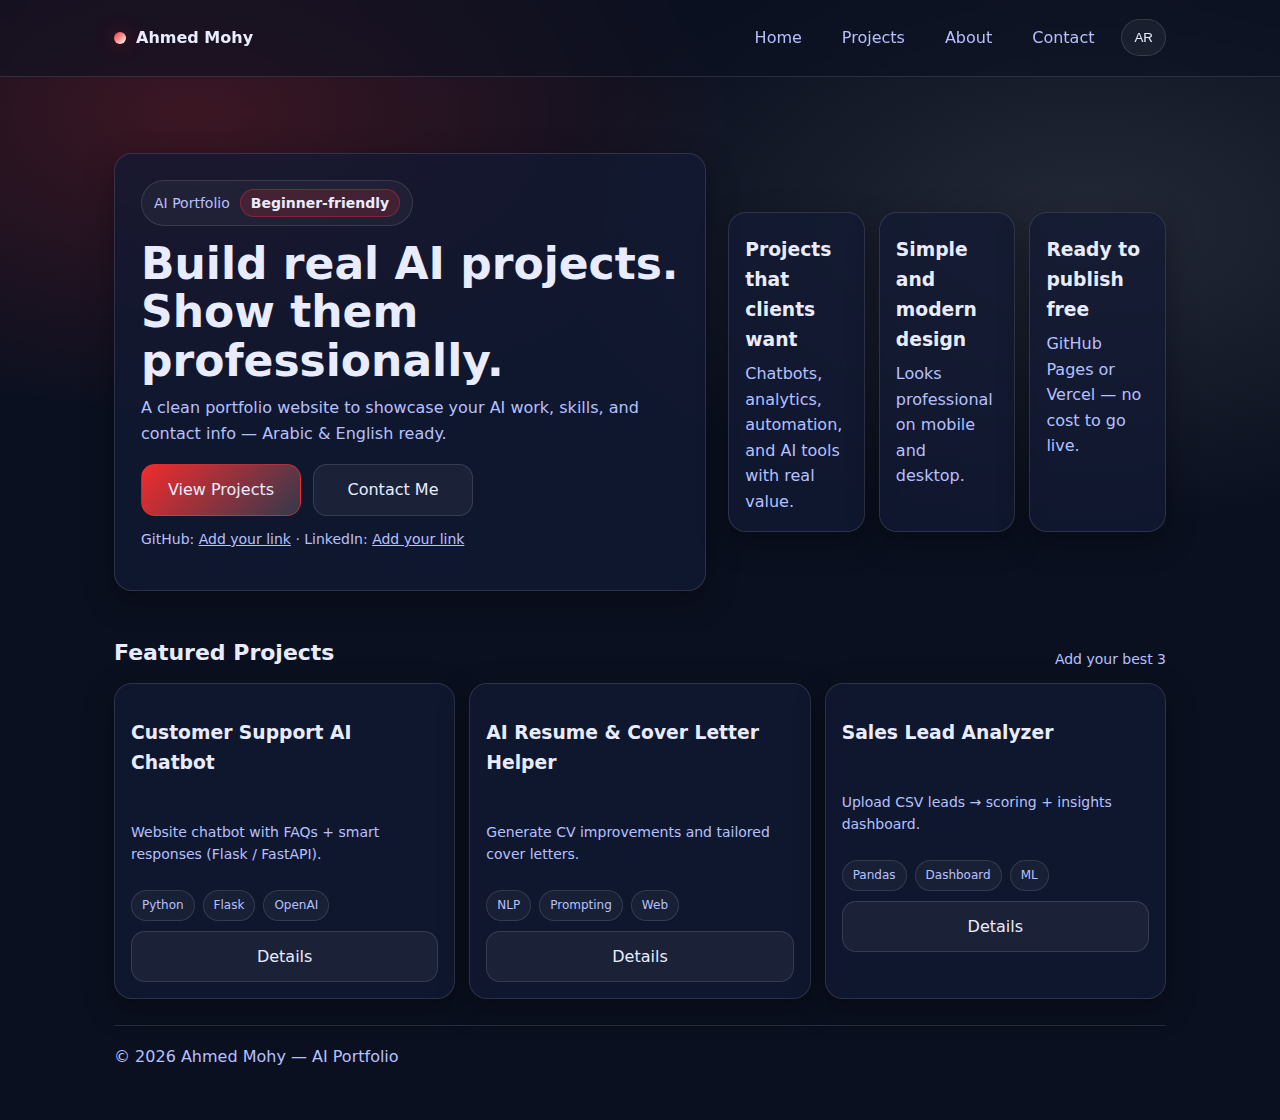
<file: index.html>
<!doctype html>
<html lang="en">
<head>
  <meta charset="utf-8" />
  <meta name="viewport" content="width=device-width,initial-scale=1" />
  <title>AI Portfolio | Ahmed Mohy</title>
  <link rel="stylesheet" href="style.css" />
</head>
<body>
  <header class="nav">
    <div class="nav-inner">
      <a class="brand" href="index.html"><span class="dot"></span> Ahmed Mohy</a>
      <nav class="menu">
        <a href="index.html" data-i18n="navHome">Home</a>
        <a href="projects.html" data-i18n="navProjects">Projects</a>
        <a href="about.html" data-i18n="navAbout">About</a>
        <a href="contact.html" data-i18n="navContact">Contact</a>
        <button class="lang-btn" id="langBtn" aria-label="Toggle Language">AR</button>
      </nav>
    </div>
  </header>

  <main class="container">
    <section class="hero">
      <div class="card hero-card">
        <div class="kicker">
          <span data-i18n="heroKicker">AI Portfolio</span>
          <span class="pill" data-i18n="heroPill">Beginner-friendly</span>
        </div>
        <h1 data-i18n="heroTitle">Build real AI projects. Show them professionally.</h1>
        <p class="subtitle" data-i18n="heroSub">
          A clean portfolio website to showcase your AI work, skills, and contact info — Arabic & English ready.
        </p>

        <div class="cta">
          <a class="btn primary" href="projects.html" data-i18n="ctaProjects">View Projects</a>
          <a class="btn" href="contact.html" data-i18n="ctaContact">Contact Me</a>
        </div>

        <p class="small" style="margin-top:12px">
          GitHub: <a href="#" style="text-decoration:underline">Add your link</a> · LinkedIn: <a href="#" style="text-decoration:underline">Add your link</a>
        </p>
      </div>

      <div class="grid">
        <div class="card feature">
          <h3 data-i18n="f1">Projects that clients want</h3>
          <p data-i18n="f1p">Chatbots, analytics, automation, and AI tools with real value.</p>
        </div>
        <div class="card feature">
          <h3 data-i18n="f2">Simple and modern design</h3>
          <p data-i18n="f2p">Looks professional on mobile and desktop.</p>
        </div>
        <div class="card feature">
          <h3 data-i18n="f3">Ready to publish free</h3>
          <p data-i18n="f3p">GitHub Pages or Vercel — no cost to go live.</p>
        </div>
      </div>
    </section>

    <div class="section-title">
      <h2 data-i18n="latest">Featured Projects</h2>
      <span data-i18n="latestHint">Add your best 3</span>
    </div>

    <section class="grid">
      <article class="card project">
        <h3 data-i18n="p1">Customer Support AI Chatbot</h3>
        <p class="small" data-i18n="p1d">Website chatbot with FAQs + smart responses (Flask / FastAPI).</p>
        <div class="badges">
          <span class="badge">Python</span><span class="badge">Flask</span><span class="badge">OpenAI</span>
        </div>
        <a class="btn" href="projects.html">Details</a>
      </article>

      <article class="card project">
        <h3 data-i18n="p2">AI Resume & Cover Letter Helper</h3>
        <p class="small" data-i18n="p2d">Generate CV improvements and tailored cover letters.</p>
        <div class="badges">
          <span class="badge">NLP</span><span class="badge">Prompting</span><span class="badge">Web</span>
        </div>
        <a class="btn" href="projects.html">Details</a>
      </article>

      <article class="card project">
        <h3 data-i18n="p3">Sales Lead Analyzer</h3>
        <p class="small" data-i18n="p3d">Upload CSV leads → scoring + insights dashboard.</p>
        <div class="badges">
          <span class="badge">Pandas</span><span class="badge">Dashboard</span><span class="badge">ML</span>
        </div>
        <a class="btn" href="projects.html">Details</a>
      </article>
    </section>

    <footer class="footer">
      <span data-i18n="footer">© 2026 Ahmed Mohy — AI Portfolio</span>
    </footer>
  </main>

  <script src="app.js"></script>
</body>
</html>
</file>
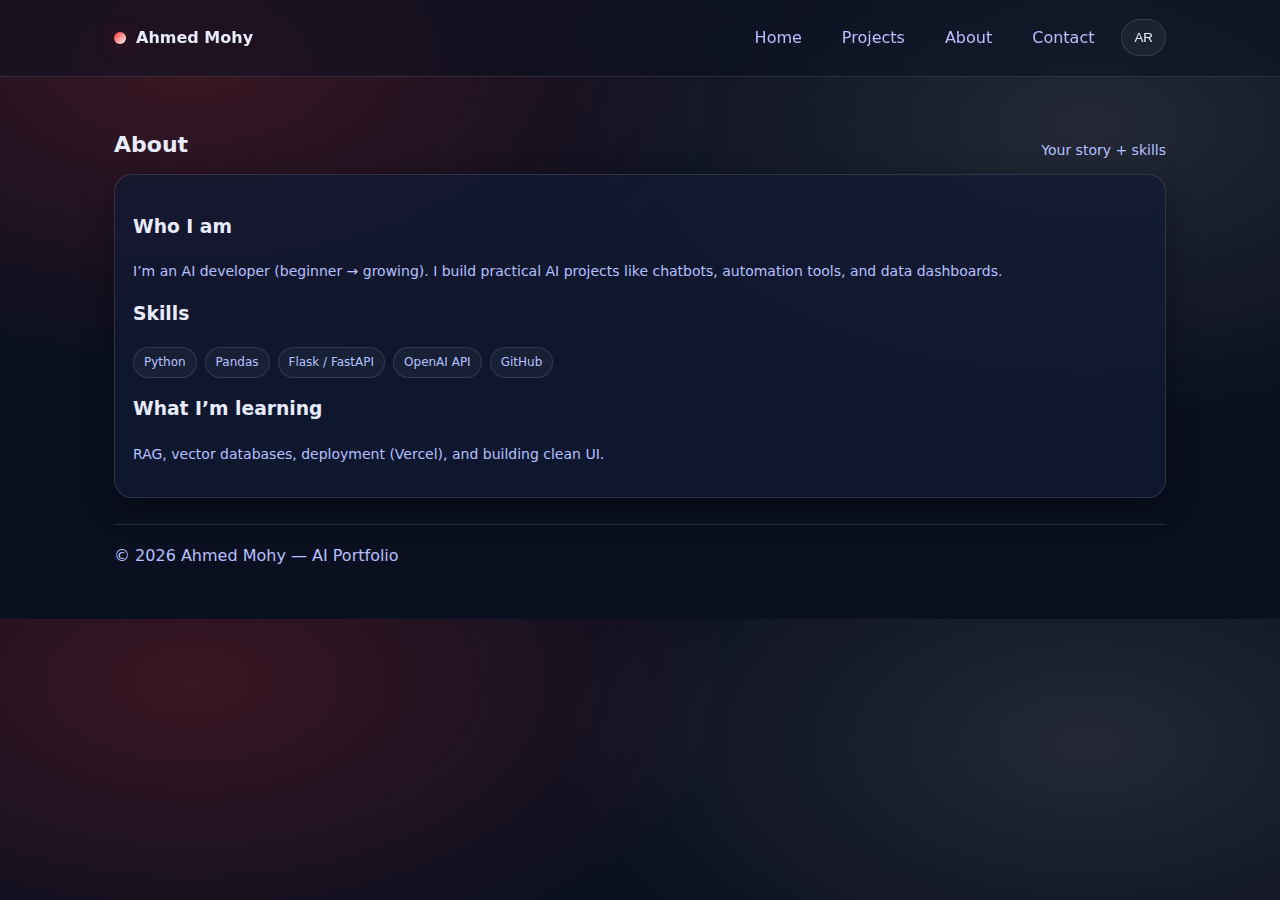
<file: about.html>
<!doctype html>
<html lang="en">
<head>
  <meta charset="utf-8" />
  <meta name="viewport" content="width=device-width,initial-scale=1" />
  <title>About | AI Portfolio</title>
  <link rel="stylesheet" href="style.css" />
</head>
<body>
  <header class="nav">
    <div class="nav-inner">
      <a class="brand" href="index.html"><span class="dot"></span> Ahmed Mohy</a>
      <nav class="menu">
        <a href="index.html" data-i18n="navHome">Home</a>
        <a href="projects.html" data-i18n="navProjects">Projects</a>
        <a href="about.html" data-i18n="navAbout">About</a>
        <a href="contact.html" data-i18n="navContact">Contact</a>
        <button class="lang-btn" id="langBtn">AR</button>
      </nav>
    </div>
  </header>

  <main class="container">
    <div class="section-title">
      <h2 data-i18n="navAbout">About</h2>
      <span class="small">Your story + skills</span>
    </div>

    <section class="card" style="padding:18px">
      <h3>Who I am</h3>
      <p class="small">
        I’m an AI developer (beginner → growing). I build practical AI projects like chatbots, automation tools, and data dashboards.
      </p>

      <h3 style="margin-top:16px">Skills</h3>
      <div class="badges">
        <span class="badge">Python</span>
        <span class="badge">Pandas</span>
        <span class="badge">Flask / FastAPI</span>
        <span class="badge">OpenAI API</span>
        <span class="badge">GitHub</span>
      </div>

      <h3 style="margin-top:16px">What I’m learning</h3>
      <p class="small">RAG, vector databases, deployment (Vercel), and building clean UI.</p>
    </section>

    <footer class="footer">
      <span data-i18n="footer">© 2026 Ahmed Mohy — AI Portfolio</span>
    </footer>
  </main>

  <script src="app.js"></script>
</body>
</html>
</file>
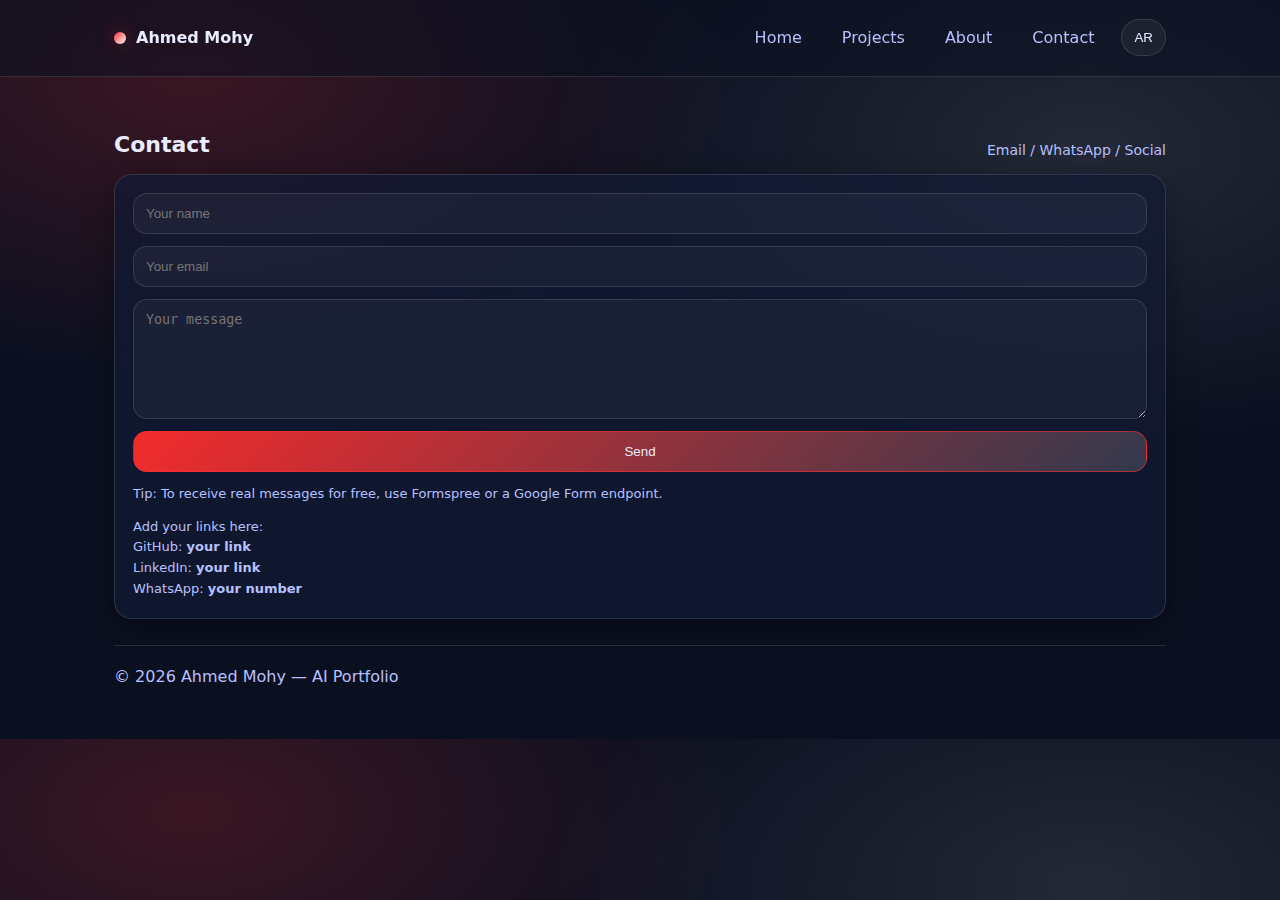
<file: contact.html>
<!doctype html>
<html lang="en">
<head>
  <meta charset="utf-8" />
  <meta name="viewport" content="width=device-width,initial-scale=1" />
  <title>Contact | AI Portfolio</title>
  <link rel="stylesheet" href="style.css" />
</head>
<body>
  <header class="nav">
    <div class="nav-inner">
      <a class="brand" href="index.html"><span class="dot"></span> Ahmed Mohy</a>
      <nav class="menu">
        <a href="index.html" data-i18n="navHome">Home</a>
        <a href="projects.html" data-i18n="navProjects">Projects</a>
        <a href="about.html" data-i18n="navAbout">About</a>
        <a href="contact.html" data-i18n="navContact">Contact</a>
        <button class="lang-btn" id="langBtn">AR</button>
      </nav>
    </div>
  </header>

  <main class="container">
    <div class="section-title">
      <h2 data-i18n="navContact">Contact</h2>
      <span class="small">Email / WhatsApp / Social</span>
    </div>

    <section class="card form">
      <input class="input" placeholder="Your name" />
      <input class="input" placeholder="Your email" />
      <textarea class="input" placeholder="Your message"></textarea>
      <button class="btn primary" type="button" onclick="alert('Connect this to Formspree or Google Forms to receive messages.')">
        Send
      </button>
      <div class="note">
        Tip: To receive real messages for free, use Formspree or a Google Form endpoint.
      </div>

      <div class="note">
        Add your links here:
        <br/>GitHub: <b>your link</b>
        <br/>LinkedIn: <b>your link</b>
        <br/>WhatsApp: <b>your number</b>
      </div>
    </section>

    <footer class="footer">
      <span data-i18n="footer">© 2026 Ahmed Mohy — AI Portfolio</span>
    </footer>
  </main>

  <script src="app.js"></script>
</body>
</html>
</file>
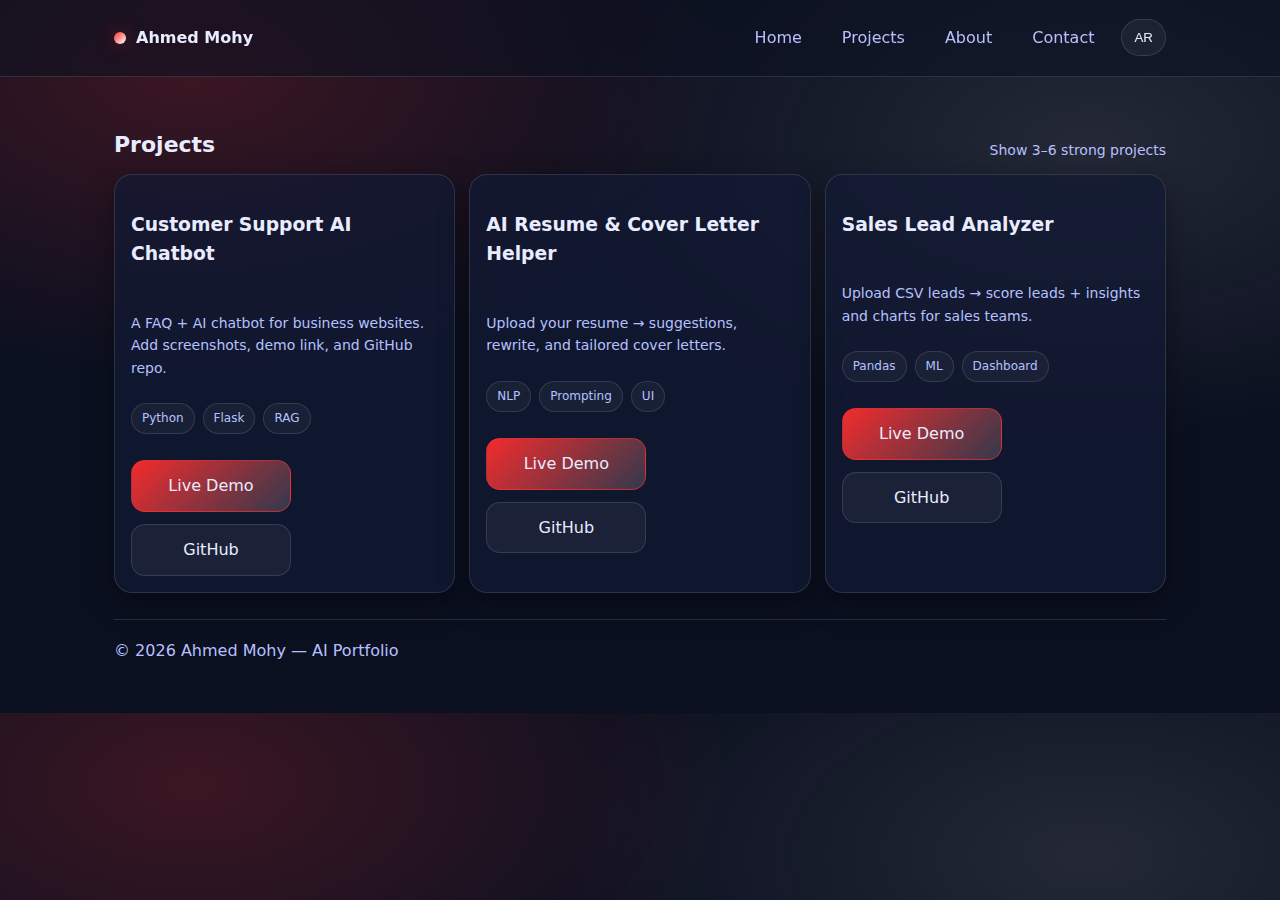
<file: projects.html>
<!doctype html>
<html lang="en">
<head>
  <meta charset="utf-8" />
  <meta name="viewport" content="width=device-width,initial-scale=1" />
  <title>Projects | AI Portfolio</title>
  <link rel="stylesheet" href="style.css" />
</head>
<body>
  <header class="nav">
    <div class="nav-inner">
      <a class="brand" href="index.html"><span class="dot"></span> Ahmed Mohy</a>
      <nav class="menu">
        <a href="index.html" data-i18n="navHome">Home</a>
        <a href="projects.html" data-i18n="navProjects">Projects</a>
        <a href="about.html" data-i18n="navAbout">About</a>
        <a href="contact.html" data-i18n="navContact">Contact</a>
        <button class="lang-btn" id="langBtn">AR</button>
      </nav>
    </div>
  </header>

  <main class="container">
    <div class="section-title">
      <h2 data-i18n="navProjects">Projects</h2>
      <span class="small">Show 3–6 strong projects</span>
    </div>

    <section class="grid">
      <article class="card project">
        <h3>Customer Support AI Chatbot</h3>
        <p class="small">A FAQ + AI chatbot for business websites. Add screenshots, demo link, and GitHub repo.</p>
        <div class="badges">
          <span class="badge">Python</span><span class="badge">Flask</span><span class="badge">RAG</span>
        </div>
        <div class="cta">
          <a class="btn primary" href="#">Live Demo</a>
          <a class="btn" href="#">GitHub</a>
        </div>
      </article>

      <article class="card project">
        <h3>AI Resume & Cover Letter Helper</h3>
        <p class="small">Upload your resume → suggestions, rewrite, and tailored cover letters.</p>
        <div class="badges">
          <span class="badge">NLP</span><span class="badge">Prompting</span><span class="badge">UI</span>
        </div>
        <div class="cta">
          <a class="btn primary" href="#">Live Demo</a>
          <a class="btn" href="#">GitHub</a>
        </div>
      </article>

      <article class="card project">
        <h3>Sales Lead Analyzer</h3>
        <p class="small">Upload CSV leads → score leads + insights and charts for sales teams.</p>
        <div class="badges">
          <span class="badge">Pandas</span><span class="badge">ML</span><span class="badge">Dashboard</span>
        </div>
        <div class="cta">
          <a class="btn primary" href="#">Live Demo</a>
          <a class="btn" href="#">GitHub</a>
        </div>
      </article>
    </section>

    <footer class="footer">
      <span data-i18n="footer">© 2026 Ahmed Mohy — AI Portfolio</span>
    </footer>
  </main>

  <script src="app.js"></script>
</body>
</html>
</file>
<file: style.css>
:root{
  --bg:#0b1020;
  --card:#121a33;
  --text:#e9ecff;
  --muted:#b7c0ff;
  --accent:#ff2d2d;
  --accent2:#ffffff;
  --border: rgba(255,255,255,.12);
  --shadow: 0 10px 30px rgba(0,0,0,.35);
  --radius: 18px;
  --max: 1100px;
  --font: system-ui, -apple-system, "Segoe UI", Roboto, Arial, sans-serif;
}

*{box-sizing:border-box}
html,body{margin:0;padding:0}
body{
  font-family:var(--font);
  background:
    radial-gradient(900px 500px at 15% 10%, rgba(255,45,45,.20), transparent 60%),
    radial-gradient(900px 500px at 85% 20%, rgba(255,255,255,.10), transparent 60%),
    var(--bg);
  color:var(--text);
  line-height:1.6;
}

a{color:inherit;text-decoration:none}
img{max-width:100%;display:block}

.container{max-width:var(--max); margin:0 auto; padding:24px}

.nav{
  position:sticky; top:0; z-index:50;
  backdrop-filter: blur(12px);
  background: rgba(11,16,32,.55);
  border-bottom: 1px solid var(--border);
}
.nav-inner{
  max-width:var(--max);
  margin:0 auto;
  padding:14px 24px;
  display:flex; align-items:center; justify-content:space-between; gap:12px;
}
.brand{display:flex;align-items:center;gap:10px;font-weight:700}
.brand .dot{
  width:12px;height:12px;border-radius:50%;
  background: linear-gradient(135deg, var(--accent), var(--accent2));
  box-shadow: 0 0 20px rgba(255,45,45,.4);
}
.menu{display:flex; gap:14px; flex-wrap:wrap; align-items:center}
.menu a{
  padding:10px 12px;
  border-radius: 999px;
  border: 1px solid transparent;
  color: var(--muted);
  transition: .2s;
}
.menu a:hover{border-color: var(--border); color: var(--text); background: rgba(255,255,255,.05)}
.lang-btn{
  padding:10px 12px;
  border-radius:999px;
  border:1px solid var(--border);
  background: rgba(255,255,255,.05);
  color: var(--text);
  cursor:pointer;
}

.hero{
  padding: 52px 0 18px;
  display:grid;
  grid-template-columns: 1.15fr .85fr;
  gap:22px;
  align-items:center;
}
@media (max-width: 900px){
  .hero{grid-template-columns:1fr; padding-top: 28px}
}

.card{
  background: rgba(18,26,51,.75);
  border: 1px solid var(--border);
  border-radius: var(--radius);
  box-shadow: var(--shadow);
}

.hero-card{padding:26px}
.kicker{
  display:inline-flex; gap:10px; align-items:center;
  border:1px solid var(--border);
  padding:8px 12px;
  border-radius:999px;
  color: var(--muted);
  background: rgba(255,255,255,.04);
  font-size: 14px;
}
.kicker .pill{
  padding:2px 10px;
  border-radius:999px;
  background: rgba(255,45,45,.16);
  color: var(--text);
  border:1px solid rgba(255,45,45,.35);
  font-weight:600;
}

h1{margin:14px 0 10px; font-size: 44px; line-height:1.1}
@media (max-width: 520px){ h1{font-size: 34px} }
.subtitle{color: var(--muted); margin: 0 0 18px; font-size: 16px}

.cta{display:flex; gap:12px; flex-wrap:wrap; margin-top: 16px}
.btn{
  display:inline-flex; align-items:center; justify-content:center;
  gap:10px;
  padding:12px 14px;
  border-radius: 14px;
  border: 1px solid var(--border);
  background: rgba(255,255,255,.05);
  color: var(--text);
  transition: .2s;
  min-width: 160px;
}
.btn.primary{
  background: linear-gradient(135deg, rgba(255,45,45,.95), rgba(255,255,255,.15));
  border-color: rgba(255,45,45,.55);
}
.btn:hover{transform: translateY(-1px); background: rgba(255,255,255,.08)}
.btn.primary:hover{filter: brightness(1.05)}
.small{font-size: 14px; color: var(--muted)}

.grid{
  display:grid;
  grid-template-columns: repeat(3, 1fr);
  gap:14px;
}
@media (max-width: 900px){ .grid{grid-template-columns:1fr} }

.feature{padding:16px}
.feature h3{margin:6px 0 6px}
.feature p{margin:0; color: var(--muted)}

.section-title{
  margin: 26px 0 12px;
  display:flex; align-items:end; justify-content:space-between; gap:12px;
}
.section-title h2{margin:0; font-size: 22px}
.section-title span{color: var(--muted); font-size: 14px}

.project{
  padding:16px;
  display:flex;
  flex-direction:column;
  gap:10px;
}
.badges{display:flex;gap:8px;flex-wrap:wrap}
.badge{
  font-size: 12px;
  padding: 5px 10px;
  border-radius:999px;
  border:1px solid var(--border);
  color: var(--muted);
  background: rgba(255,255,255,.04);
}

.footer{
  margin-top: 26px;
  padding: 18px 0 26px;
  color: var(--muted);
  border-top:1px solid var(--border);
}

.form{
  padding:18px;
  display:grid;
  gap:12px;
}
.input{
  width:100%;
  padding:12px 12px;
  border-radius: 14px;
  border:1px solid var(--border);
  background: rgba(255,255,255,.04);
  color: var(--text);
  outline:none;
}
textarea.input{min-height:120px; resize:vertical}
.note{color: var(--muted); font-size: 13px}

.rtl{direction:rtl}
.rtl .menu{justify-content:flex-start}
</file>
